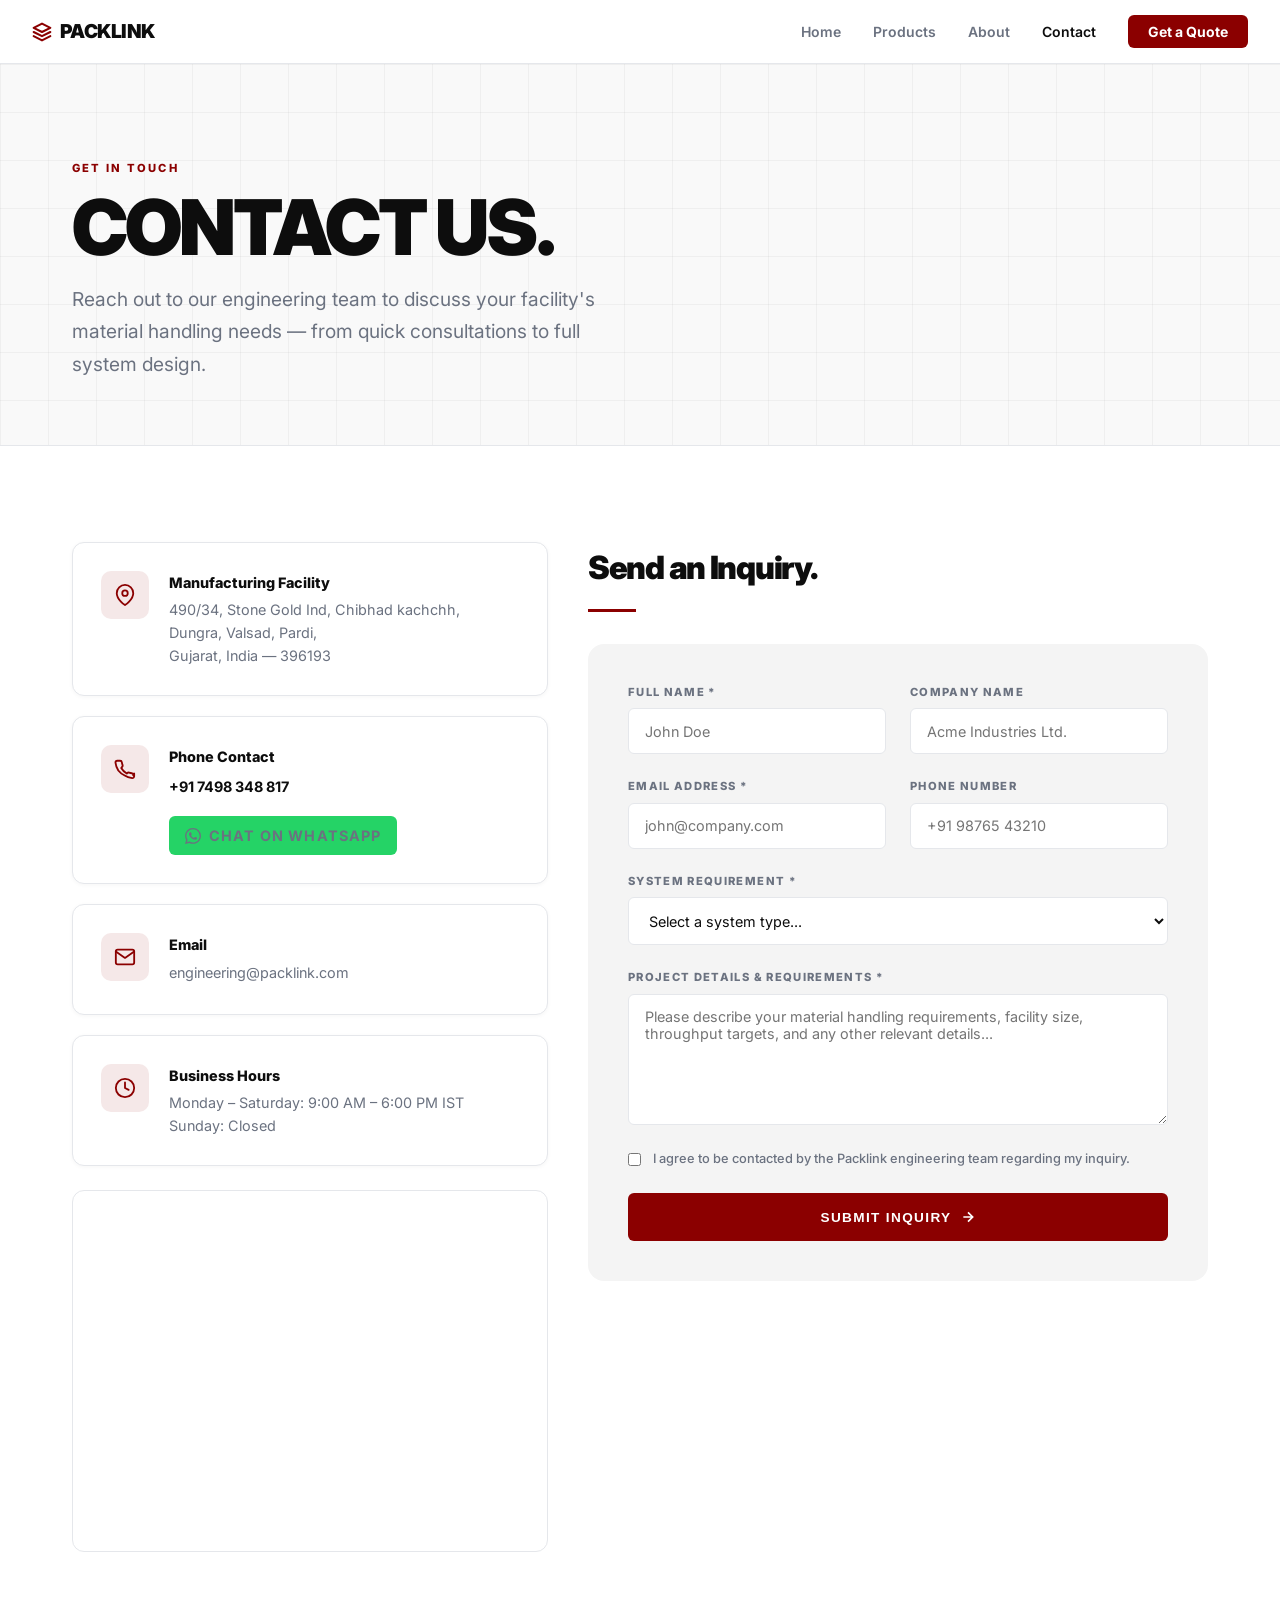
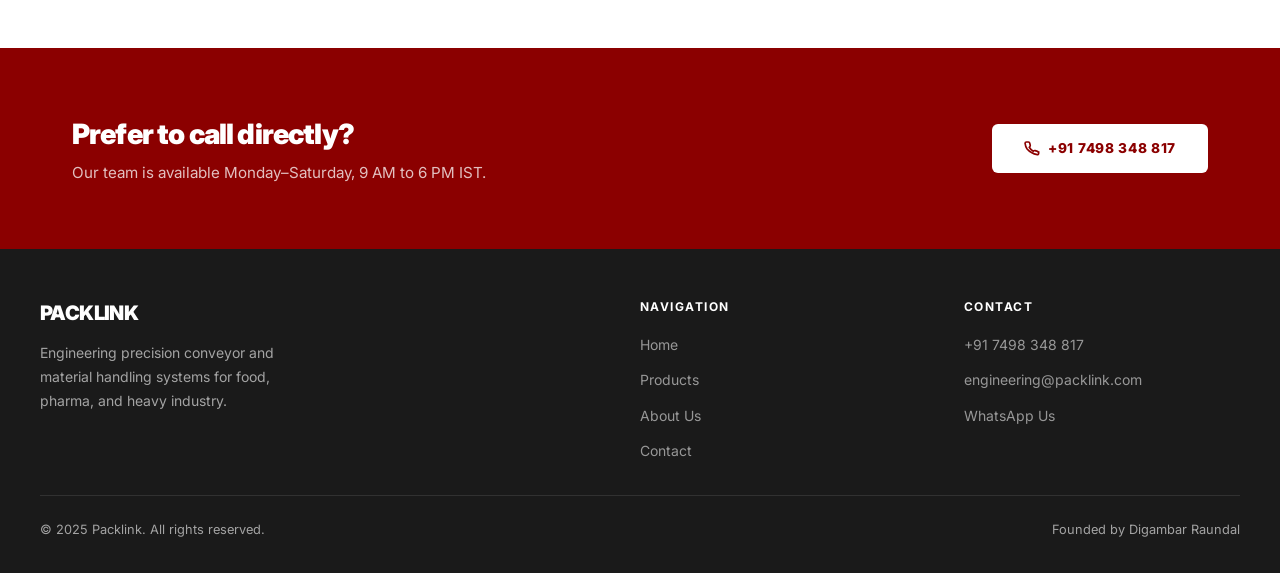
<file: contact.html>
<!DOCTYPE html>
<html lang="en">
<head>
  <meta charset="UTF-8" />
  <meta name="viewport" content="width=device-width, initial-scale=1.0" />
  <title>Contact Us — Packlink</title>
  <meta name="description" content="Contact Packlink for conveyor system inquiries, technical consultations, and quotes. Located in Valsad, Gujarat, India." />
  <link rel="stylesheet" href="style.css" />
  <link rel="preconnect" href="https://fonts.googleapis.com" />
</head>
<body>

  <!-- NAVBAR -->
  <nav>
    <a href="index.html" class="nav-logo">
      <svg width="20" height="20" viewBox="0 0 24 24" fill="none" stroke="currentColor" stroke-width="2.5" stroke-linecap="round" stroke-linejoin="round">
        <path d="M12 2L2 7l10 5 10-5-10-5z"/><path d="M2 17l10 5 10-5"/><path d="M2 12l10 5 10-5"/>
      </svg>
      PACKLINK
    </a>
    <ul class="nav-links">
      <li><a href="index.html">Home</a></li>
      <li><a href="products.html">Products</a></li>
      <li><a href="about.html">About</a></li>
      <li><a href="contact.html" class="active">Contact</a></li>
      <li><a href="contact.html" class="nav-cta">Get a Quote</a></li>
    </ul>
    <button class="hamburger" onclick="toggleMenu()" aria-label="Menu">
      <span></span><span></span><span></span>
    </button>
  </nav>
  <div class="mobile-menu" id="mobileMenu">
    <a href="index.html">Home</a>
    <a href="products.html">Products</a>
    <a href="about.html">About</a>
    <a href="contact.html">Contact</a>
    <a href="contact.html" style="color:var(--red);font-weight:800;">Get a Quote</a>
  </div>

  <main>

    <!-- PAGE HERO -->
    <section class="page-hero blueprint-grid">
      <div class="container">
        <span class="section-label">Get in Touch</span>
        <h1>CONTACT US.</h1>
        <p>Reach out to our engineering team to discuss your facility's material handling needs — from quick consultations to full system design.</p>
      </div>
    </section>

    <!-- MAIN CONTACT SECTION -->
    <section class="section">
      <div class="container">
        <div class="contact-page-grid">

          <!-- LEFT: Contact Info + Map -->
          <div style="display:flex;flex-direction:column;gap:1.5rem;">
            <div class="contact-cards">

              <!-- Address -->
              <div class="contact-card">
                <div class="contact-card-icon">
                  <svg viewBox="0 0 24 24" fill="none" stroke="currentColor" stroke-width="2" stroke-linecap="round" stroke-linejoin="round">
                    <path d="M21 10c0 7-9 13-9 13s-9-6-9-13a9 9 0 0 1 18 0z"/><circle cx="12" cy="10" r="3"/>
                  </svg>
                </div>
                <div>
                  <h3>Manufacturing Facility</h3>
                  <p>490/34, Stone Gold Ind, Chibhad kachchh,<br />Dungra, Valsad, Pardi,<br />Gujarat, India — 396193</p>
                </div>
              </div>

              <!-- Phone -->
              <div class="contact-card">
                <div class="contact-card-icon">
                  <svg viewBox="0 0 24 24" fill="none" stroke="currentColor" stroke-width="2" stroke-linecap="round" stroke-linejoin="round">
                    <path d="M22 16.92v3a2 2 0 0 1-2.18 2 19.79 19.79 0 0 1-8.63-3.07A19.5 19.5 0 0 1 4.69 13.6 19.79 19.79 0 0 1 1.61 5a2 2 0 0 1 1.99-2h3a2 2 0 0 1 2 1.72c.127.96.361 1.903.7 2.81a2 2 0 0 1-.45 2.11L7.91 10.91a16 16 0 0 0 6 6l.54-.54a2 2 0 0 1 2.11-.45c.907.339 1.85.573 2.81.7A2 2 0 0 1 21 18.92z"/>
                  </svg>
                </div>
                <div>
                  <h3>Phone Contact</h3>
                  <p style="font-size:1.1rem;font-weight:700;color:var(--black);margin-bottom:.25rem;">
                    <a href="tel:+917498348817" style="color:inherit;text-decoration:none;">+91 7498 348 817</a>
                  </p>
                  <a href="https://wa.me/917498348817" target="_blank" class="whatsapp-btn">
                    <svg width="16" height="16" viewBox="0 0 24 24" fill="currentColor">
                      <path d="M17.472 14.382c-.297-.149-1.758-.867-2.03-.967-.273-.099-.471-.148-.67.15-.197.297-.767.966-.94 1.164-.173.199-.347.223-.644.075-.297-.15-1.255-.463-2.39-1.475-.883-.788-1.48-1.761-1.653-2.059-.173-.297-.018-.458.13-.606.134-.133.298-.347.446-.52.149-.174.198-.298.298-.497.099-.198.05-.371-.025-.52-.075-.149-.669-1.612-.916-2.207-.242-.579-.487-.5-.669-.51a12.8 12.8 0 0 0-.57-.01c-.198 0-.52.074-.792.372-.272.297-1.04 1.016-1.04 2.479 0 1.462 1.065 2.875 1.213 3.074.149.198 2.096 3.2 5.077 4.487.709.306 1.262.489 1.694.625.712.227 1.36.195 1.871.118.571-.085 1.758-.719 2.006-1.413.248-.694.248-1.289.173-1.413-.074-.124-.272-.198-.57-.347m-5.421 7.403h-.004a9.87 9.87 0 0 1-5.031-1.378l-.361-.214-3.741.982.998-3.648-.235-.374a9.86 9.86 0 0 1-1.51-5.26c.001-5.45 4.436-9.884 9.888-9.884 2.64 0 5.122 1.03 6.988 2.898a9.825 9.825 0 0 1 2.893 6.994c-.003 5.45-4.437 9.884-9.885 9.884m8.413-18.297A11.815 11.815 0 0 0 12.05 0C5.495 0 .16 5.335.157 11.892c0 2.096.547 4.142 1.588 5.945L.057 24l6.305-1.654a11.882 11.882 0 0 0 5.683 1.448h.005c6.554 0 11.89-5.335 11.893-11.893a11.821 11.821 0 0 0-3.48-8.413Z"/>
                    </svg>
                    Chat on WhatsApp
                  </a>
                </div>
              </div>

              <!-- Email -->
              <div class="contact-card">
                <div class="contact-card-icon">
                  <svg viewBox="0 0 24 24" fill="none" stroke="currentColor" stroke-width="2" stroke-linecap="round" stroke-linejoin="round">
                    <path d="M4 4h16c1.1 0 2 .9 2 2v12c0 1.1-.9 2-2 2H4c-1.1 0-2-.9-2-2V6c0-1.1.9-2 2-2z"/><polyline points="22,6 12,13 2,6"/>
                  </svg>
                </div>
                <div>
                  <h3>Email</h3>
                  <a href="mailto:engineering@packlink.com">engineering@packlink.com</a>
                </div>
              </div>

              <!-- Hours -->
              <div class="contact-card">
                <div class="contact-card-icon">
                  <svg viewBox="0 0 24 24" fill="none" stroke="currentColor" stroke-width="2" stroke-linecap="round" stroke-linejoin="round">
                    <circle cx="12" cy="12" r="10"/><polyline points="12 6 12 12 16 14"/>
                  </svg>
                </div>
                <div>
                  <h3>Business Hours</h3>
                  <p>Monday – Saturday: 9:00 AM – 6:00 PM IST<br />Sunday: Closed</p>
                </div>
              </div>

            </div>

            <!-- MAP -->
            <div class="map-container">
              <iframe
                src="https://maps.google.com/maps?q=STONE%20GOLD%20INDUSTRIAL%20PARK%20Survey%20No.%20185/1/1,%20Plot%20No.%206-C,%20Doc%20Mardi,%20Amli,%20Vapi,%20Gujarat%20396230&t=&z=13&ie=UTF8&iwloc=&output=embed"
                width="100%"
                height="100%"
                style="border:0;"
                allowfullscreen=""
                loading="lazy"
                referrerpolicy="no-referrer-when-downgrade"
                title="Packlink Office Location">
              </iframe>
            </div>
          </div>

          <!-- RIGHT: Form -->
          <div>
            <h2 style="font-size:2rem;font-weight:900;letter-spacing:-.04em;margin-bottom:.5rem;">Send an Inquiry.</h2>
            <div class="divider"></div>
            <form onsubmit="submitForm(event)" style="background:var(--gray-light);padding:2.5rem;border-radius:16px;">
              <div class="form-row">
                <div class="form-group">
                  <label>Full Name *</label>
                  <input type="text" placeholder="John Doe" required />
                </div>
                <div class="form-group">
                  <label>Company Name</label>
                  <input type="text" placeholder="Acme Industries Ltd." />
                </div>
              </div>
              <div class="form-row">
                <div class="form-group">
                  <label>Email Address *</label>
                  <input type="email" placeholder="john@company.com" required />
                </div>
                <div class="form-group">
                  <label>Phone Number</label>
                  <input type="tel" placeholder="+91 98765 43210" />
                </div>
              </div>
              <div class="form-group">
                <label>System Requirement *</label>
                <select required>
                  <option value="" disabled selected>Select a system type...</option>
                  <option>Vacuum Conveyance System</option>
                  <option>Magnetic Slide Conveyance</option>
                  <option>Sanitary Food/Pharma Systems</option>
                  <option>Modular Sorting Architecture</option>
                  <option>Plain Bends &amp; Track Modules</option>
                  <option>Flexible Conveyor Modules</option>
                  <option>Custom / Other</option>
                </select>
              </div>
              <div class="form-group">
                <label>Project Details &amp; Requirements *</label>
                <textarea placeholder="Please describe your material handling requirements, facility size, throughput targets, and any other relevant details..." rows="6" required></textarea>
              </div>
              <div class="form-group" style="flex-direction:row;align-items:center;gap:.75rem;margin-bottom:1.5rem;">
                <input type="checkbox" id="terms" style="width:auto;padding:0;" required />
                <label for="terms" style="font-size:.8rem;font-weight:500;text-transform:none;letter-spacing:0;color:var(--gray);cursor:pointer;">I agree to be contacted by the Packlink engineering team regarding my inquiry.</label>
              </div>
              <button type="submit" class="btn btn-primary" style="width:100%;justify-content:center;font-size:.85rem;letter-spacing:.1em;text-transform:uppercase;padding:1rem;">
                Submit Inquiry
                <svg width="16" height="16" viewBox="0 0 24 24" fill="none" stroke="currentColor" stroke-width="2.5"><path d="M5 12h14M12 5l7 7-7 7"/></svg>
              </button>
            </form>
          </div>
        </div>
      </div>
    </section>

    <!-- CTA BAR -->
    <section class="section-sm" style="background:var(--red);">
      <div class="container" style="display:flex;justify-content:space-between;align-items:center;flex-wrap:wrap;gap:1.5rem;">
        <div>
          <h2 style="color:var(--white);font-size:1.75rem;font-weight:900;letter-spacing:-.03em;margin-bottom:.25rem;">Prefer to call directly?</h2>
          <p style="color:rgba(255,255,255,.75);font-size:.95rem;">Our team is available Monday–Saturday, 9 AM to 6 PM IST.</p>
        </div>
        <a href="tel:+917498348817" class="btn" style="background:var(--white);color:var(--red);font-weight:800;font-size:.85rem;letter-spacing:.05em;">
          <svg width="16" height="16" viewBox="0 0 24 24" fill="none" stroke="currentColor" stroke-width="2.5"><path d="M22 16.92v3a2 2 0 0 1-2.18 2 19.79 19.79 0 0 1-8.63-3.07A19.5 19.5 0 0 1 4.69 13.6 19.79 19.79 0 0 1 1.61 5a2 2 0 0 1 1.99-2h3a2 2 0 0 1 2 1.72c.127.96.361 1.903.7 2.81a2 2 0 0 1-.45 2.11L7.91 10.91a16 16 0 0 0 6 6l.54-.54a2 2 0 0 1 2.11-.45c.907.339 1.85.573 2.81.7A2 2 0 0 1 21 18.92z"/></svg>
          +91 7498 348 817
        </a>
      </div>
    </section>

  </main>

  <!-- FOOTER -->
  <footer>
    <div class="footer-inner">
      <div class="footer-brand">
        <h3>PACKLINK</h3>
        <p>Engineering precision conveyor and material handling systems for food, pharma, and heavy industry.</p>
      </div>
      <div class="footer-col">
        <h4>Navigation</h4>
        <ul>
          <li><a href="index.html">Home</a></li>
          <li><a href="products.html">Products</a></li>
          <li><a href="about.html">About Us</a></li>
          <li><a href="contact.html">Contact</a></li>
        </ul>
      </div>
      <div class="footer-col">
        <h4>Contact</h4>
        <ul>
          <li><a href="tel:+917498348817">+91 7498 348 817</a></li>
          <li><a href="mailto:engineering@packlink.com">engineering@packlink.com</a></li>
          <li><a href="https://wa.me/917498348817" target="_blank">WhatsApp Us</a></li>
        </ul>
      </div>
    </div>
    <div class="footer-bottom">
      <span>© 2025 Packlink. All rights reserved.</span>
      <span>Founded by Digambar Raundal</span>
    </div>
  </footer>

  <script>
    function toggleMenu() {
      document.getElementById('mobileMenu').classList.toggle('open');
    }
    function submitForm(e) {
      e.preventDefault();
      alert('Thank you for your inquiry! Our engineering team will contact you within 1-2 business days.');
      e.target.reset();
    }
  </script>

</body>
</html>
</file>
<file: style.css>
/* ===========================
   PACKLINK — Shared Stylesheet
   =========================== */

@import url('https://fonts.googleapis.com/css2?family=Inter:wght@400;500;600;700;800;900&display=swap');

*, *::before, *::after { box-sizing: border-box; margin: 0; padding: 0; }

:root {
  --red:        #8b0000;
  --red-light:  #a30000;
  --red-pale:   #f5e8e8;
  --black:      #0d0d0d;
  --dark:       #1a1a1a;
  --gray:       #6b7280;
  --gray-light: #f4f4f4;
  --white:      #ffffff;
  --border:     #e5e7eb;
}

html { scroll-behavior: smooth; }

body {
  font-family: 'Inter', sans-serif;
  background: var(--white);
  color: var(--black);
  line-height: 1.6;
}

/* ---- BLUEPRINT GRID ---- */
.blueprint-grid {
  background-color: #f9f9f9;
  background-image:
    linear-gradient(rgba(0,0,0,.04) 1px, transparent 1px),
    linear-gradient(90deg, rgba(0,0,0,.04) 1px, transparent 1px);
  background-size: 48px 48px;
}

/* ---- NAVBAR ---- */
nav {
  position: fixed;
  top: 0; left: 0; right: 0;
  z-index: 100;
  background: rgba(255,255,255,.95);
  backdrop-filter: blur(12px);
  border-bottom: 1px solid var(--border);
  padding: 0 2rem;
  height: 64px;
  display: flex;
  align-items: center;
  justify-content: space-between;
}

.nav-logo {
  font-size: 1.2rem;
  font-weight: 900;
  letter-spacing: -0.03em;
  color: var(--black);
  text-decoration: none;
  display: flex;
  align-items: center;
  gap: .5rem;
}

.nav-logo svg { color: var(--red); }

.nav-links { display: flex; align-items: center; gap: 2rem; list-style: none; }

.nav-links a {
  text-decoration: none;
  font-size: .875rem;
  font-weight: 600;
  color: var(--gray);
  transition: color .2s;
}

.nav-links a:hover,
.nav-links a.active { color: var(--black); }

.nav-cta {
  background: var(--red);
  color: var(--white) !important;
  padding: .5rem 1.25rem;
  border-radius: 6px;
  font-weight: 700 !important;
  transition: background .2s !important;
}

.nav-cta:hover { background: var(--red-light) !important; color: var(--white) !important; }

.hamburger {
  display: none;
  flex-direction: column;
  gap: 5px;
  cursor: pointer;
  background: none;
  border: none;
  padding: .25rem;
}

.hamburger span {
  display: block;
  width: 22px;
  height: 2px;
  background: var(--black);
  border-radius: 2px;
  transition: all .3s;
}

.mobile-menu {
  display: none;
  position: fixed;
  top: 64px; left: 0; right: 0;
  background: var(--white);
  border-bottom: 1px solid var(--border);
  padding: 1.5rem 2rem;
  z-index: 99;
  flex-direction: column;
  gap: 1rem;
}

.mobile-menu a {
  text-decoration: none;
  font-size: 1rem;
  font-weight: 600;
  color: var(--gray);
  padding: .5rem 0;
  border-bottom: 1px solid var(--border);
}

.mobile-menu a:last-child { border: none; }

.mobile-menu.open { display: flex; }

/* ---- FOOTER ---- */
footer {
  background: var(--dark);
  color: rgba(255,255,255,.6);
  padding: 3rem 2rem 2rem;
}

.footer-inner {
  max-width: 1200px;
  margin: 0 auto;
  display: grid;
  grid-template-columns: 2fr 1fr 1fr;
  gap: 3rem;
}

.footer-brand h3 {
  color: var(--white);
  font-size: 1.25rem;
  font-weight: 900;
  margin-bottom: .75rem;
  letter-spacing: -.03em;
}

.footer-brand p { font-size: .875rem; line-height: 1.7; max-width: 280px; }

.footer-col h4 {
  color: var(--white);
  font-size: .75rem;
  font-weight: 700;
  letter-spacing: .12em;
  text-transform: uppercase;
  margin-bottom: 1rem;
}

.footer-col ul { list-style: none; display: flex; flex-direction: column; gap: .6rem; }

.footer-col ul a {
  color: rgba(255,255,255,.55);
  text-decoration: none;
  font-size: .875rem;
  transition: color .2s;
}

.footer-col ul a:hover { color: var(--white); }

.footer-bottom {
  max-width: 1200px;
  margin: 2rem auto 0;
  padding-top: 1.5rem;
  border-top: 1px solid rgba(255,255,255,.1);
  display: flex;
  justify-content: space-between;
  align-items: center;
  font-size: .8rem;
}

/* ---- UTILITY ---- */
.container { max-width: 1200px; margin: 0 auto; padding: 0 2rem; }

.tag {
  display: inline-flex;
  align-items: center;
  gap: .4rem;
  padding: .3rem .8rem;
  background: var(--red-pale);
  color: var(--red);
  border-left: 3px solid var(--red);
  font-size: .7rem;
  font-weight: 800;
  letter-spacing: .12em;
  text-transform: uppercase;
}

.btn {
  display: inline-flex;
  align-items: center;
  gap: .5rem;
  padding: .85rem 2rem;
  border-radius: 6px;
  font-size: .9rem;
  font-weight: 700;
  text-decoration: none;
  border: none;
  cursor: pointer;
  transition: all .2s;
}

.btn-primary { background: var(--red); color: var(--white); }
.btn-primary:hover { background: var(--red-light); transform: translateY(-1px); box-shadow: 0 8px 24px rgba(139,0,0,.3); }

.btn-outline {
  background: transparent;
  color: var(--black);
  border: 2px solid var(--border);
}
.btn-outline:hover { border-color: var(--black); }

.btn-dark { background: var(--black); color: var(--white); }
.btn-dark:hover { background: var(--dark); }

.section-label {
  font-size: .7rem;
  font-weight: 800;
  letter-spacing: .2em;
  text-transform: uppercase;
  color: var(--red);
  display: block;
  margin-bottom: .75rem;
}

.divider { width: 3rem; height: 3px; background: var(--red); margin: 1rem 0 2rem; }

/* ---- CARDS ---- */
.card {
  background: var(--white);
  border: 1px solid var(--border);
  border-radius: 12px;
  padding: 2rem;
  box-shadow: 0 1px 4px rgba(0,0,0,.05);
}

/* ---- STATS ---- */
.stats-grid {
  display: grid;
  grid-template-columns: repeat(4, 1fr);
  gap: 1px;
  background: var(--border);
  border: 1px solid var(--border);
  overflow: hidden;
}

.stat-item {
  background: var(--white);
  padding: 2rem 1.5rem;
}

.stat-item .value {
  font-size: 2.5rem;
  font-weight: 900;
  color: var(--red);
  letter-spacing: -.04em;
  display: block;
  margin-bottom: .25rem;
}

.stat-item .label {
  font-size: .7rem;
  font-weight: 700;
  letter-spacing: .12em;
  text-transform: uppercase;
  color: var(--gray);
}

/* ---- MAIN PADDING ---- */
main { padding-top: 64px; }

/* ---- HERO ---- */
.hero {
  min-height: 88vh;
  display: flex;
  align-items: center;
}

.hero-inner {
  display: grid;
  grid-template-columns: 1fr 1fr;
  gap: 4rem;
  align-items: center;
  padding: 5rem 0;
}

.hero h1 {
  font-size: clamp(3rem, 7vw, 6rem);
  font-weight: 900;
  line-height: .9;
  letter-spacing: -.04em;
  margin: 1rem 0 1.5rem;
}

.hero h1 span { color: var(--red); }

.hero p {
  font-size: 1.15rem;
  color: var(--gray);
  max-width: 480px;
  margin-bottom: 2.5rem;
  line-height: 1.7;
}

.hero-img {
  position: relative;
}

.hero-img img {
  width: 100%;
  border-radius: 16px;
  box-shadow: 0 32px 80px rgba(0,0,0,.15);
  object-fit: cover;
  aspect-ratio: 1;
}

.hero-badge {
  position: absolute;
  bottom: -1.5rem;
  left: -1.5rem;
  background: var(--white);
  border-bottom: 4px solid var(--red);
  padding: 1.25rem 1.75rem;
  box-shadow: 0 8px 32px rgba(0,0,0,.12);
}

.hero-badge .big { font-size: 2rem; font-weight: 900; color: var(--black); display: block; }
.hero-badge .small { font-size: .65rem; font-weight: 700; letter-spacing: .12em; text-transform: uppercase; color: var(--gray); }

.hero-btns { display: flex; gap: 1rem; flex-wrap: wrap; }

/* ---- SECTION PADDING ---- */
.section { padding: 6rem 0; }
.section-sm { padding: 4rem 0; }

/* ---- PAGE HERO ---- */
.page-hero {
  padding: 6rem 0 4rem;
  border-bottom: 1px solid var(--border);
}

.page-hero h1 {
  font-size: clamp(2.5rem, 6vw, 5rem);
  font-weight: 900;
  letter-spacing: -.04em;
  line-height: 1;
  margin-bottom: 1rem;
}

.page-hero p {
  font-size: 1.2rem;
  color: var(--gray);
  max-width: 560px;
  line-height: 1.7;
}

/* ---- METHODOLOGY ---- */
.methodology-grid {
  display: grid;
  grid-template-columns: repeat(3, 1fr);
  gap: 1.5rem;
}

.method-card {
  background: var(--white);
  border-radius: 12px;
  padding: 2.5rem 2rem;
  border-top: 4px solid var(--border);
  box-shadow: 0 2px 8px rgba(0,0,0,.05);
}

.method-card.active { border-top-color: var(--red); }
.method-card.dark-top { border-top-color: var(--black); }

.method-num {
  font-size: 3rem;
  font-weight: 900;
  color: var(--red);
  display: block;
  margin-bottom: .75rem;
  letter-spacing: -.05em;
}

.method-card h3 {
  font-size: 1rem;
  font-weight: 800;
  text-transform: uppercase;
  letter-spacing: .05em;
  margin-bottom: .75rem;
}

.method-card p { font-size: .875rem; color: var(--gray); line-height: 1.7; }

/* ---- BENTO GRID ---- */
.bento-grid {
  display: grid;
  grid-template-columns: repeat(4, 1fr);
  grid-template-rows: auto auto;
  gap: 1rem;
}

.bento-large {
  grid-column: span 2;
  grid-row: span 2;
  min-height: 480px;
}

.bento-medium { grid-column: span 2; min-height: 200px; }
.bento-small { grid-column: span 1; min-height: 200px; }

.bento-card {
  border-radius: 12px;
  overflow: hidden;
  position: relative;
  background: #1a1a1a;
}

.bento-card img {
  width: 100%;
  height: 100%;
  object-fit: cover;
  display: block;
  transition: transform .6s;
}

.bento-card:hover img { transform: scale(1.05); }

.bento-overlay {
  position: absolute;
  inset: 0;
  background: linear-gradient(to top, rgba(0,0,0,.9) 0%, rgba(0,0,0,.1) 60%, transparent 100%);
}

.bento-content {
  position: absolute;
  bottom: 0; left: 0; right: 0;
  padding: 2rem;
}

.bento-content .tag-sm {
  display: inline-block;
  font-size: .6rem;
  font-weight: 700;
  letter-spacing: .15em;
  text-transform: uppercase;
  color: var(--red-pale);
  margin-bottom: .5rem;
}

.bento-content h4 {
  color: var(--white);
  font-size: 1.35rem;
  font-weight: 900;
  margin-bottom: .5rem;
}

.bento-content p {
  color: rgba(255,255,255,.65);
  font-size: .8rem;
  line-height: 1.6;
  margin-bottom: 1rem;
  display: none;
}

.bento-large .bento-content p { display: block; }

.bento-icon-card {
  background: var(--white);
  border: 1px solid var(--border);
  border-bottom: 4px solid var(--red);
  border-radius: 12px;
  padding: 2rem;
  display: flex;
  flex-direction: column;
  justify-content: center;
}

.bento-icon-card svg {
  width: 2.5rem;
  height: 2.5rem;
  color: var(--red);
  margin-bottom: 1rem;
}

.bento-icon-card h4 {
  font-size: 1.1rem;
  font-weight: 900;
  margin-bottom: .4rem;
}

.bento-icon-card p { font-size: .8rem; color: var(--gray); line-height: 1.6; }

/* ---- PARTNERS ---- */
.partners-section { overflow: hidden; }

.marquee-wrapper {
  overflow: hidden;
  position: relative;
  padding: 1rem 0;
}

.marquee-track {
  display: flex;
  gap: 2rem;
  width: max-content;
  animation: marquee 30s linear infinite;
}

@keyframes marquee {
  from { transform: translateX(0); }
  to { transform: translateX(-50%); }
}

.partner-box {
  width: 200px;
  height: 120px;
  background: var(--white);
  border: 2px solid var(--border);
  border-radius: 8px;
  display: flex;
  align-items: center;
  justify-content: center;
  flex-shrink: 0;
  padding: 1.5rem;
  transition: border-color .2s, box-shadow .2s;
}

.partner-box:hover {
  border-color: var(--red);
  box-shadow: 0 4px 20px rgba(139,0,0,.1);
}

.partner-box img {
  max-width: 120px;
  max-height: 50px;
  object-fit: contain;
  filter: grayscale(100%);
  transition: filter .2s;
}

.partner-box:hover img { filter: grayscale(0%); }

/* ---- CONTACT BLOCK ---- */
.contact-block {
  display: grid;
  grid-template-columns: 2fr 3fr;
  border-radius: 16px;
  overflow: hidden;
  box-shadow: 0 16px 64px rgba(0,0,0,.12);
}

.contact-sidebar {
  background: var(--red);
  padding: 3.5rem;
  position: relative;
  overflow: hidden;
}

.contact-sidebar h2 {
  font-size: 2.25rem;
  font-weight: 900;
  color: var(--white);
  letter-spacing: -.04em;
  line-height: 1.1;
  text-transform: uppercase;
  margin-bottom: 1rem;
}

.contact-sidebar p { color: rgba(255,255,255,.7); margin-bottom: 2.5rem; line-height: 1.7; }

.contact-info-item {
  display: flex;
  align-items: flex-start;
  gap: 1rem;
  margin-bottom: 1.5rem;
}

.contact-info-item svg { width: 18px; height: 18px; color: rgba(255,255,255,.8); flex-shrink: 0; margin-top: 2px; }

.contact-info-item span { color: rgba(255,255,255,.85); font-size: .9rem; line-height: 1.5; }

.contact-deco {
  position: absolute;
  bottom: -4rem;
  right: -4rem;
  width: 200px;
  height: 200px;
  border-radius: 50%;
  border: 40px solid rgba(255,255,255,.08);
}

.contact-form-area {
  background: var(--gray-light);
  padding: 3.5rem;
}

.form-row { display: grid; grid-template-columns: 1fr 1fr; gap: 1.5rem; }

.form-group { display: flex; flex-direction: column; gap: .4rem; margin-bottom: 1.5rem; }

.form-group label {
  font-size: .7rem;
  font-weight: 800;
  letter-spacing: .12em;
  text-transform: uppercase;
  color: var(--gray);
}

.form-group input,
.form-group select,
.form-group textarea {
  padding: .85rem 1rem;
  border: 1px solid var(--border);
  border-radius: 6px;
  font-family: inherit;
  font-size: .9rem;
  background: var(--white);
  color: var(--black);
  outline: none;
  transition: border-color .2s, box-shadow .2s;
}

.form-group input:focus,
.form-group select:focus,
.form-group textarea:focus {
  border-color: var(--red);
  box-shadow: 0 0 0 3px rgba(139,0,0,.1);
}

.form-group textarea { resize: vertical; min-height: 120px; }

/* ---- PRODUCT CARDS ---- */
.products-grid { display: grid; grid-template-columns: repeat(3, 1fr); gap: 1.5rem; }

.product-card { border-radius: 12px; overflow: hidden; border: 1px solid var(--border); transition: box-shadow .2s, transform .2s; }
.product-card:hover { box-shadow: 0 12px 40px rgba(0,0,0,.1); transform: translateY(-4px); }

.product-img {
  height: 200px;
  overflow: hidden;
  background: var(--gray-light);
}

.product-img img { width: 100%; height: 100%; object-fit: cover; transition: transform .5s; }
.product-card:hover .product-img img { transform: scale(1.08); }

.product-body { padding: 1.75rem; }

.product-body h3 { font-size: 1.1rem; font-weight: 800; margin-bottom: .5rem; }
.product-body p { font-size: .875rem; color: var(--gray); line-height: 1.7; margin-bottom: 1.25rem; }

.spec-table { width: 100%; border-collapse: collapse; font-size: .8rem; margin-bottom: 1.25rem; }
.spec-table td { padding: .4rem 0; border-bottom: 1px solid var(--border); }
.spec-table td:first-child { color: var(--gray); font-weight: 500; }
.spec-table td:last-child { font-weight: 700; text-align: right; }

/* ---- TEAM CARDS ---- */
.team-grid { display: grid; grid-template-columns: repeat(2, 1fr); gap: 2rem; max-width: 700px; }

.team-card { border-radius: 12px; overflow: hidden; border: 1px solid var(--border); }

.team-card-img {
  height: 280px;
  background: linear-gradient(135deg, var(--red) 0%, #3d0000 100%);
  display: flex;
  align-items: center;
  justify-content: center;
}

.team-initials {
  width: 100px;
  height: 100px;
  border-radius: 50%;
  background: rgba(255,255,255,.15);
  display: flex;
  align-items: center;
  justify-content: center;
  font-size: 2.5rem;
  font-weight: 900;
  color: var(--white);
  letter-spacing: -.03em;
}

.team-card-body { padding: 1.75rem; }
.team-card-body h3 { font-size: 1.15rem; font-weight: 800; margin-bottom: .25rem; }
.team-card-body .role { font-size: .75rem; font-weight: 700; letter-spacing: .1em; text-transform: uppercase; color: var(--red); margin-bottom: .75rem; display: block; }
.team-card-body p { font-size: .875rem; color: var(--gray); line-height: 1.7; }

/* ---- TIMELINE ---- */
.timeline { display: flex; flex-direction: column; gap: 0; position: relative; padding-left: 2rem; }

.timeline::before {
  content: '';
  position: absolute;
  left: 0; top: 0; bottom: 0;
  width: 2px;
  background: linear-gradient(to bottom, var(--red), var(--border));
}

.timeline-item { padding: 0 0 2.5rem 2rem; position: relative; }

.timeline-item::before {
  content: '';
  position: absolute;
  left: -7px;
  top: 4px;
  width: 14px;
  height: 14px;
  border-radius: 50%;
  background: var(--red);
  border: 3px solid var(--white);
  box-shadow: 0 0 0 2px var(--red);
}

.timeline-item h4 { font-size: 1rem; font-weight: 800; margin-bottom: .25rem; }
.timeline-item p { font-size: .875rem; color: var(--gray); line-height: 1.6; }

/* ---- VALUES ---- */
.values-grid { display: grid; grid-template-columns: repeat(3, 1fr); gap: 1.5rem; }

.value-card {
  padding: 2rem;
  border-radius: 12px;
  background: var(--gray-light);
  border-left: 4px solid var(--red);
}

.value-card svg { width: 2rem; height: 2rem; color: var(--red); margin-bottom: 1rem; }
.value-card h3 { font-size: 1rem; font-weight: 800; margin-bottom: .5rem; }
.value-card p { font-size: .875rem; color: var(--gray); line-height: 1.6; }

/* ---- CONTACT PAGE ---- */
.contact-cards { display: flex; flex-direction: column; gap: 1.25rem; }

.contact-card {
  display: flex;
  align-items: flex-start;
  gap: 1.25rem;
  padding: 1.75rem;
  background: var(--white);
  border: 1px solid var(--border);
  border-radius: 12px;
  box-shadow: 0 1px 4px rgba(0,0,0,.04);
}

.contact-card-icon {
  width: 48px;
  height: 48px;
  border-radius: 10px;
  background: var(--red-pale);
  display: flex;
  align-items: center;
  justify-content: center;
  flex-shrink: 0;
}

.contact-card-icon svg { width: 22px; height: 22px; color: var(--red); }

.contact-card h3 { font-size: .9rem; font-weight: 800; margin-bottom: .25rem; }
.contact-card p, .contact-card a { font-size: .9rem; color: var(--gray); text-decoration: none; line-height: 1.6; }

.whatsapp-btn {
  display: inline-flex;
  align-items: center;
  gap: .5rem;
  margin-top: .75rem;
  padding: .5rem 1rem;
  background: #25D366;
  color: var(--white);
  border-radius: 6px;
  font-size: .75rem;
  font-weight: 700;
  letter-spacing: .08em;
  text-transform: uppercase;
  text-decoration: none;
  transition: background .2s;
}

.whatsapp-btn:hover { background: #128C7E; }

.map-container {
  border-radius: 12px;
  overflow: hidden;
  border: 1px solid var(--border);
  height: 100%;
  min-height: 360px;
}

.map-container iframe { display: block; width: 100%; height: 100%; border: none; min-height: 360px; }

.contact-page-grid {
  display: grid;
  grid-template-columns: 1fr 1fr;
  gap: 2.5rem;
  align-items: start;
}

.cta-block {
  background: var(--black);
  border-radius: 16px;
  padding: 4rem;
  text-align: center;
  color: var(--white);
}

.cta-block h2 {
  font-size: 2.5rem;
  font-weight: 900;
  letter-spacing: -.04em;
  margin-bottom: 1rem;
}

.cta-block p { color: rgba(255,255,255,.6); margin-bottom: 2rem; max-width: 480px; margin-left: auto; margin-right: auto; }

/* ---- BG VARIANTS ---- */
.bg-light { background: var(--gray-light); }
.bg-dark { background: var(--dark); color: var(--white); }
.bg-dark .section-label { color: #f87171; }
.bg-dark h2, .bg-dark h3 { color: var(--white); }

/* ---- RESPONSIVE ---- */
@media (max-width: 900px) {
  .hero-inner { grid-template-columns: 1fr; }
  .hero-img { display: none; }
  .methodology-grid { grid-template-columns: 1fr; }
  .bento-grid { grid-template-columns: 1fr 1fr; }
  .bento-large { grid-column: span 2; }
  .bento-medium { grid-column: span 2; }
  .bento-small { grid-column: span 1; }
  .contact-block { grid-template-columns: 1fr; }
  .stats-grid { grid-template-columns: repeat(2, 1fr); }
  .footer-inner { grid-template-columns: 1fr; }
  .footer-bottom { flex-direction: column; gap: 1rem; text-align: center; }
  .products-grid { grid-template-columns: 1fr; }
  .values-grid { grid-template-columns: 1fr; }
  .contact-page-grid { grid-template-columns: 1fr; }
  .team-grid { grid-template-columns: 1fr; max-width: 400px; }
  .form-row { grid-template-columns: 1fr; }
  nav { padding: 0 1.5rem; }
  .nav-links { display: none; }
  .hamburger { display: flex; }
  .container { padding: 0 1.25rem; }
}

@media (max-width: 600px) {
  .bento-grid { grid-template-columns: 1fr; }
  .bento-large, .bento-medium, .bento-small { grid-column: span 1; }
  .hero h1 { font-size: 3rem; }
}
</file>
